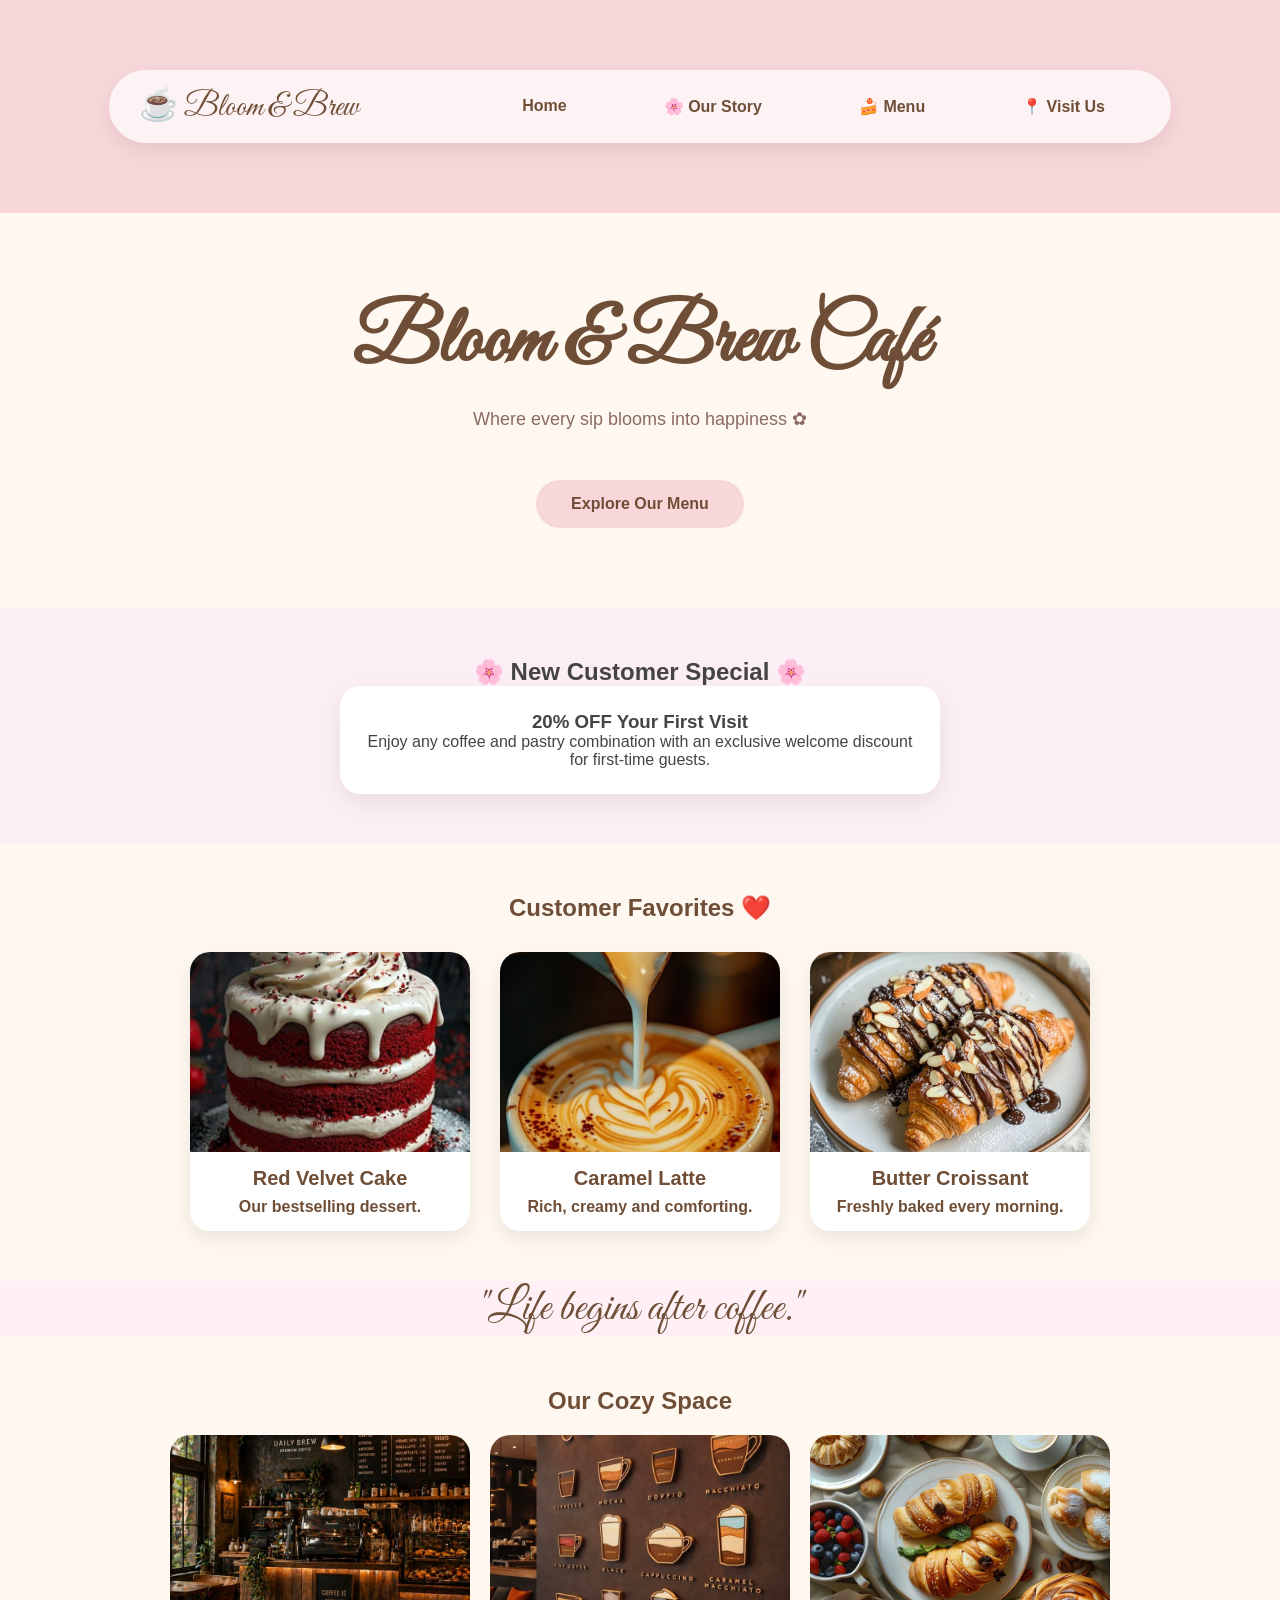
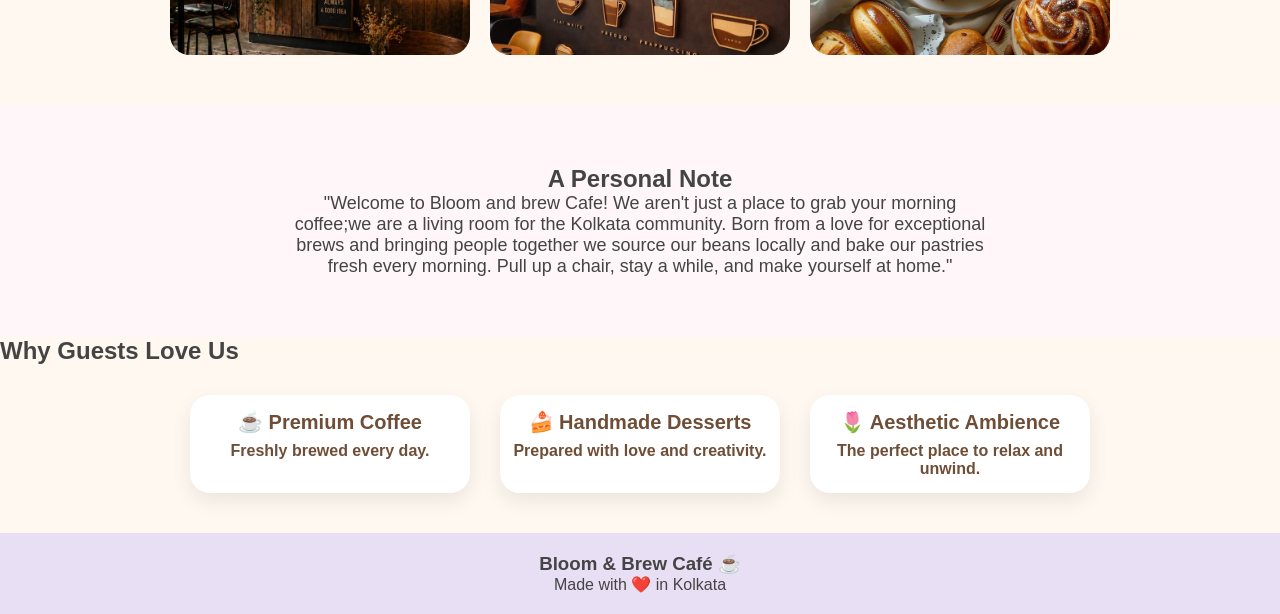
<file: index.html>
<!DOCTYPE html>

<html>

<head>
<title>Bloom & Brew Café</title>
<link rel="stylesheet" href="css/style.css">

<link href="https://fonts.googleapis.com/css2?family=Great+Vibes&family=Poppins:wght@300;400;600&display=swap" rel="stylesheet">
</head>

<body>

<header>

<nav class="navbar">

<div class="logo-small">
☕ Bloom & Brew
</div>

<ul class="nav-links">
<li><a href="index.html">Home</a></li>
<li><a href="about.html">🌸 Our Story</a></li>
<li><a href="menu.html">🍰 Menu</a></li>
<li><a href="contact.html">📍 Visit Us</a></li>
</ul>

</nav>

</header>

<section class="hero">

<h1 class="cafe-name">Bloom & Brew Café</h1>

<p class="tagline">
Where every sip blooms into happiness ✿
</p>

<a href="menu.html" class="hero-btn">Explore Our Menu</a>
</section>

<section class="offer-section">

<h2>🌸 New Customer Special 🌸</h2>

<div class="offer-card">
<h3>20% OFF Your First Visit</h3>
<p>
Enjoy any coffee and pastry combination with an exclusive
welcome discount for first-time guests.
</p>
</div>
</section>

<section class="section">

<h2>Customer Favorites ❤️</h2>

<div class="cards">

<div class="card">
<img src="images/redvelvet.jpg">
<h3>Red Velvet Cake</h3>
<p>Our bestselling dessert.</p>
</div>

<div class="card">
<img src="images/coffee.jpg">
<h3>Caramel Latte</h3>
<p>Rich, creamy and comforting.</p>
</div>

<div class="card">
<img src="images/Chocolate Almond Croissants.jpg">
<h3>Butter Croissant</h3>
<p>Freshly baked every morning.</p>
</div>

</div>

</section>
<section class="quote-section">

<p>
"Life begins after coffee."
</p>

</section>
<section class="section">

<h2>Our Cozy Space</h2>

<div class="gallery">

<img src="images/interior1.jpg" alt="Cafe Interior">

<img src="images/interir.jpg" alt="Coffee Corner">

<img src="images/all.jpg" alt="Dessert Display">

</div>

</section>

<section class="message-section">

<h2>A Personal Note</h2>

<p>
<!-- Write your personal message here -->
"Welcome to Bloom and brew Cafe! We aren't just a place to grab your morning coffee;we are a living room for the Kolkata community. Born from a love for exceptional brews and bringing people together we source our beans locally and bake our pastries fresh every morning. Pull up a chair, stay a while, and make yourself at home."
</p>

</section>

<section class="fun-section">

<h2>Why Guests Love Us</h2>

<div class="cards">

<div class="card">
<h3>☕ Premium Coffee</h3>
<p>Freshly brewed every day.</p>
</div>

<div class="card">
<h3>🍰 Handmade Desserts</h3>
<p>Prepared with love and creativity.</p>
</div>

<div class="card">
<h3>🌷 Aesthetic Ambience</h3>
<p>The perfect place to relax and unwind.</p>
</div>

</div>

</section>

<footer>

<h3>Bloom & Brew Café ☕</h3>
<p>
Made with ❤️ in Kolkata
</p>

</footer>

</body>
</html>
</file>
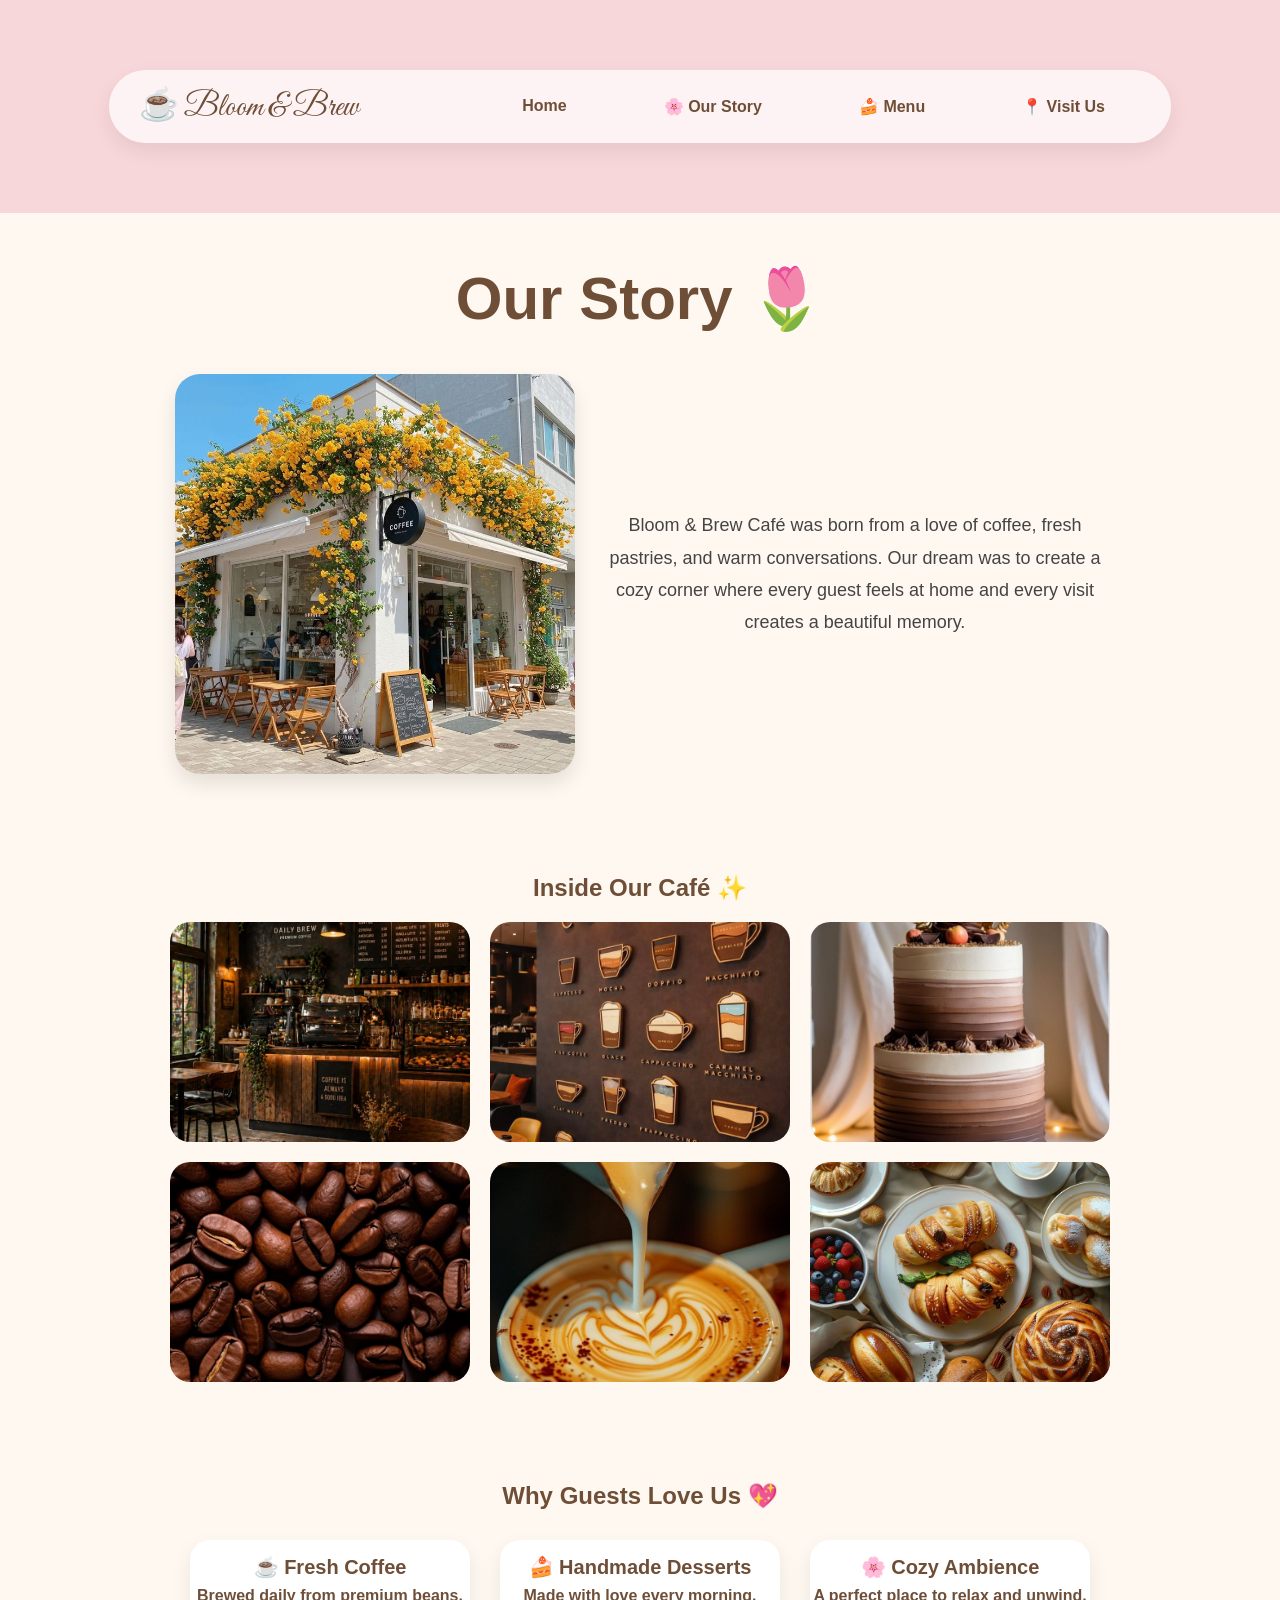
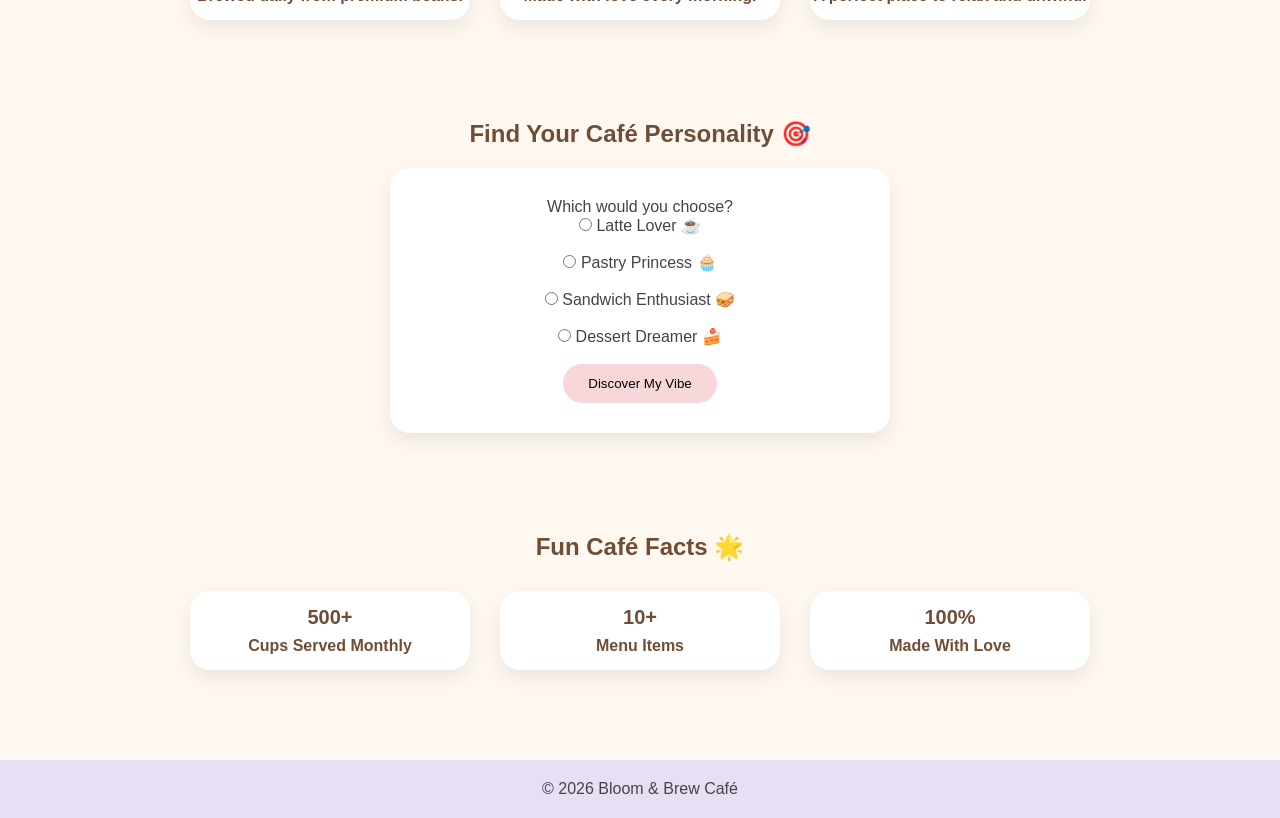
<file: about.html>
<!DOCTYPE html>

<html>

<head>
<title>Our Story</title>
<link rel="stylesheet" href="css/style.css">
</head>
<link href="https://fonts.googleapis.com/css2?family=Great+Vibes&family=Poppins:wght@300;400;600&display=swap" rel="stylesheet">
<body>

<header>

<nav class="navbar">

<div class="logo-small">
☕ Bloom & Brew
</div>

<ul class="nav-links">
<li><a href="index.html">Home</a></li>
<li><a href="about.html">🌸 Our Story</a></li>
<li><a href="menu.html">🍰 Menu</a></li>
<li><a href="contact.html">📍 Visit Us</a></li>
</ul>

</nav>

</header>

<section class="section">

<h1 class="about-title">Our Story 🌷</h1>

<div class="story-box">

<img src="images/download.jpg" alt="Cafe">

<div>

<p>
Bloom & Brew Café was born from a love of coffee,
fresh pastries, and warm conversations.

Our dream was to create a cozy corner where
every guest feels at home and every visit
creates a beautiful memory.

</p>

</div>

</div>

</section>

<section class="section">

<h2>Inside Our Café ✨</h2>

<div class="gallery">

<img src="images/interior1.jpg" alt="">
<img src="images/interir.jpg" alt="">
<img src="images/cake.jpg" alt="">
<img src="images/beans.jpg" alt="">
<img src="images/coffee.jpg" alt="">
<img src="images/all.jpg" alt="">

</div>

</section>

<section class="section">

<h2>Why Guests Love Us 💖</h2>

<div class="cards">

<div class="card">
<h3>☕ Fresh Coffee</h3>
<p>Brewed daily from premium beans.</p>
</div>

<div class="card">
<h3>🍰 Handmade Desserts</h3>
<p>Made with love every morning.</p>
</div>

<div class="card">
<h3>🌸 Cozy Ambience</h3>
<p>A perfect place to relax and unwind.</p>
</div>

</div>

</section>

<section class="section">

<h2>Find Your Café Personality 🎯</h2>

<div class="quiz-box">

<p>
Which would you choose?
</p>

<form>

<input type="radio" name="drink"> Latte Lover ☕<br><br>

<input type="radio" name="drink"> Pastry Princess 🧁<br><br>

<input type="radio" name="drink"> Sandwich Enthusiast 🥪<br><br>

<input type="radio" name="drink"> Dessert Dreamer 🍰<br><br>

<button type="button">
Discover My Vibe
</button>

</form>

</div>

</section>

<section class="section">

<h2>Fun Café Facts 🌟</h2>

<div class="cards">

<div class="card">
<h3>500+</h3>
<p>Cups Served Monthly</p>
</div>

<div class="card">
<h3>10+</h3>
<p>Menu Items</p>
</div>

<div class="card">
<h3>100%</h3>
<p>Made With Love</p>
</div>

</div>

</section>

<footer>
<p>© 2026 Bloom & Brew Café</p>
</footer>

</body>

</html>
</file>
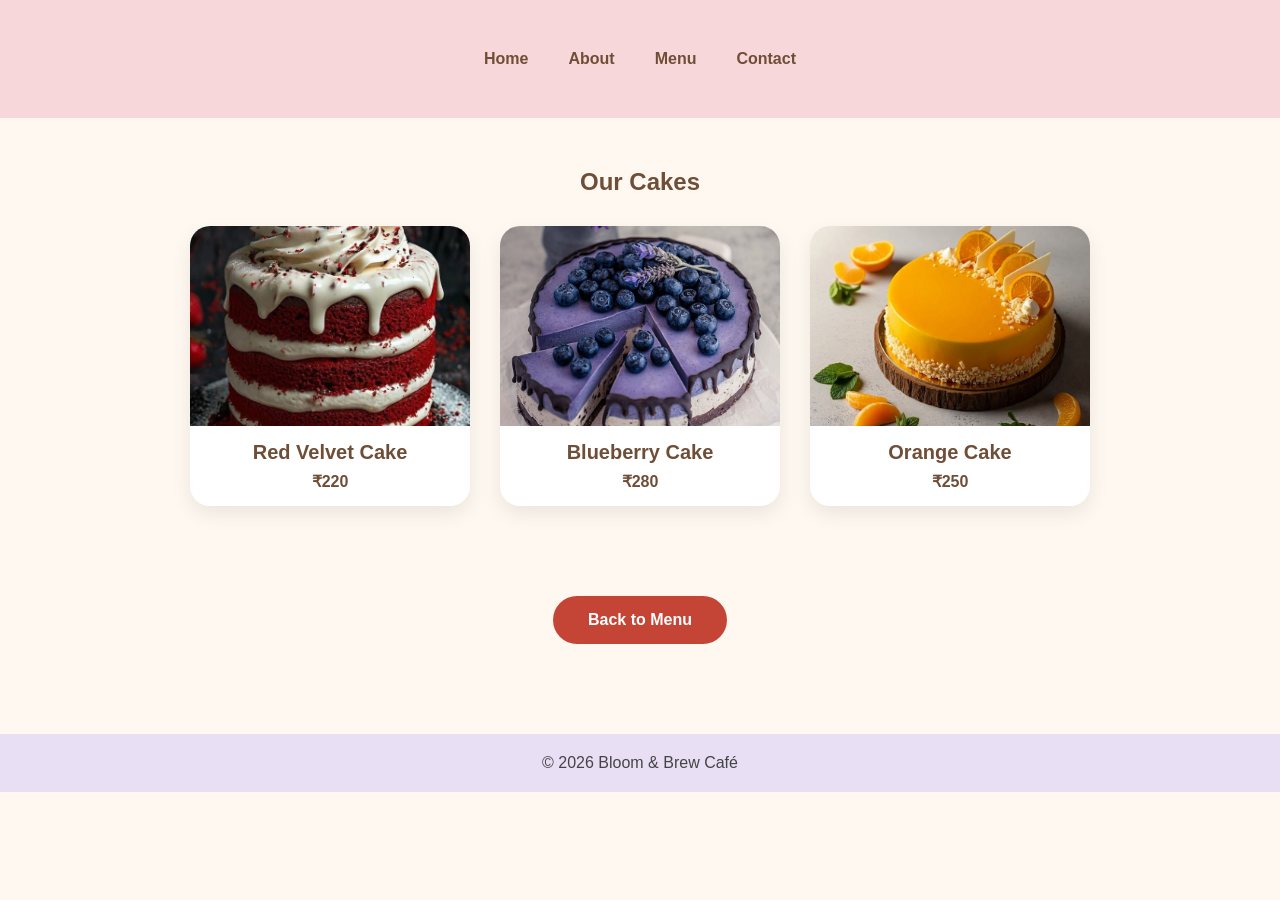
<file: cakes.html>
<!DOCTYPE html>

<html>

<head>
<title>Our Cakes</title>
<link rel="stylesheet" href="css/style.css">
</head>

<body>

<header>
<nav>
<ul>
<li><a href="index.html">Home</a></li>
<li><a href="about.html">About</a></li>
<li><a href="menu.html">Menu</a></li>
<li><a href="contact.html">Contact</a></li>
</ul>
</nav>
</header>

<section class="section">

<h2>Our Cakes</h2>

<div class="cards">

<div class="card">
<img src="images/redvelvet.jpg" alt="Red Velvet Cake">
<h3>Red Velvet Cake</h3>
<p>₹220</p>
</div>

<div class="card">
<img src="images/Blueberry cake.jpg" alt="Blueberry Cake">
<h3>Blueberry Cake</h3>
<p>₹280</p>
</div>

<div class="card">
<img src="images/Orange Mirror Glaze Mousse Cake 🍊✨.jpg" alt="Orange Cake">
<h3>Orange Cake</h3>
<p>₹250</p>
</div>
</div>
<br><br><br><br><br>
<div class="back-container">
    <a href="menu.html" class="back-button">Back to Menu</a>


</section>

<footer>
<p>© 2026 Bloom & Brew Café</p>
</footer>

</body>
</html>
</file>
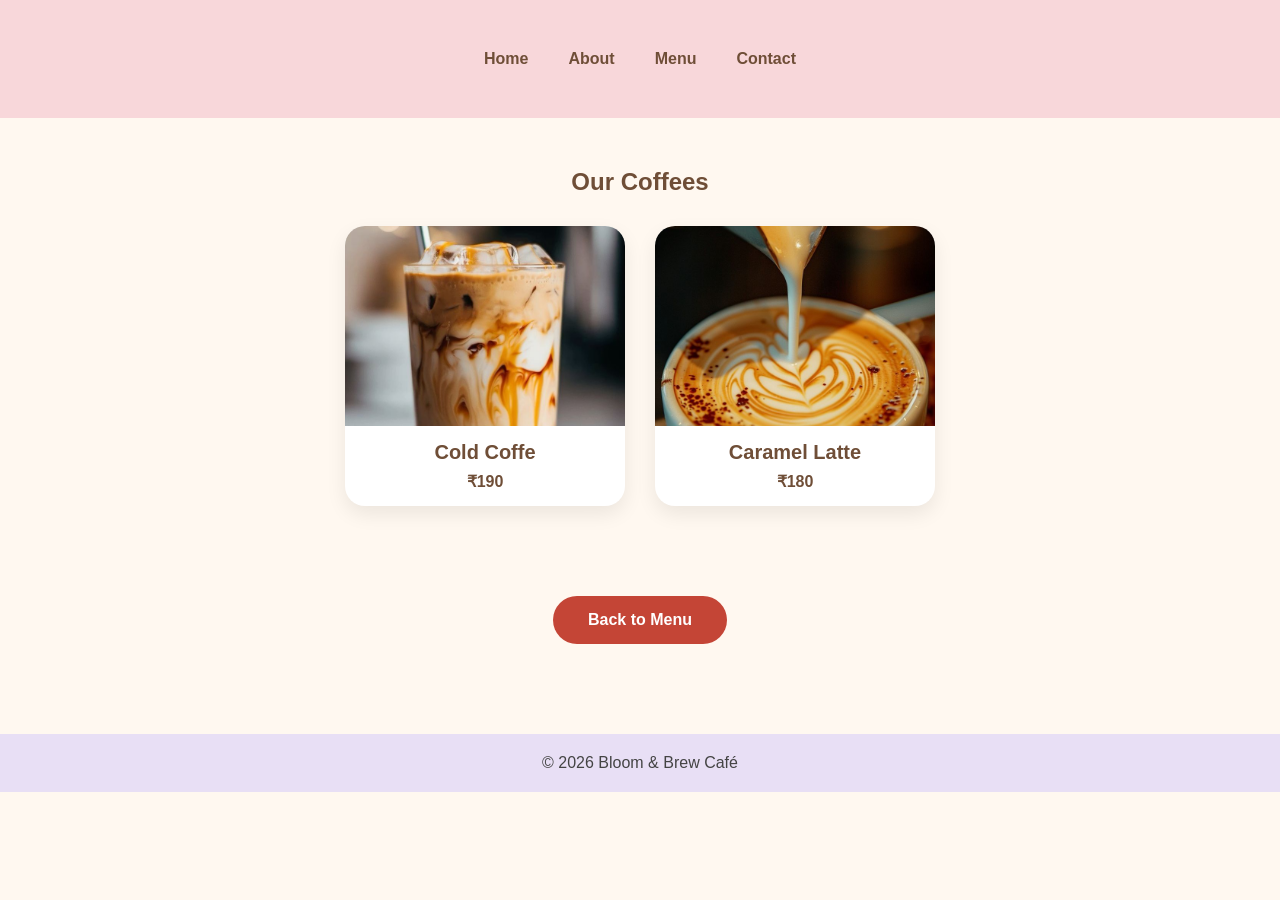
<file: coffees.html>
<!DOCTYPE html>

<html>

<head>
<title>Our Cakes</title>
<link rel="stylesheet" href="css/style.css">
</head>

<body>

<header>
<nav>
<ul>
<li><a href="index.html">Home</a></li>
<li><a href="about.html">About</a></li>
<li><a href="menu.html">Menu</a></li>
<li><a href="contact.html">Contact</a></li>
</ul>
</nav>
</header>
<section class="section">

<h2>Our Coffees</h2>
<link rel="stylesheet" href="css/style.css">
<div class="cards">

<div class="card">
<img src="images/coldcoffee.jpg">
<h3>Cold Coffe </h3>
<p>₹190</p>
</div>

<div class="card">
<img src="images/coffee.jpg">
<h3>Caramel Latte</h3>
<p>₹180</p>
</div>
</div>
<br><br><br><br><br>
<div class="back-container">
    <a href="menu.html" class="back-button">Back to Menu</a>
</section>

<footer>
<p>© 2026 Bloom & Brew Café</p>
</footer>

</body>
</html>
</file>
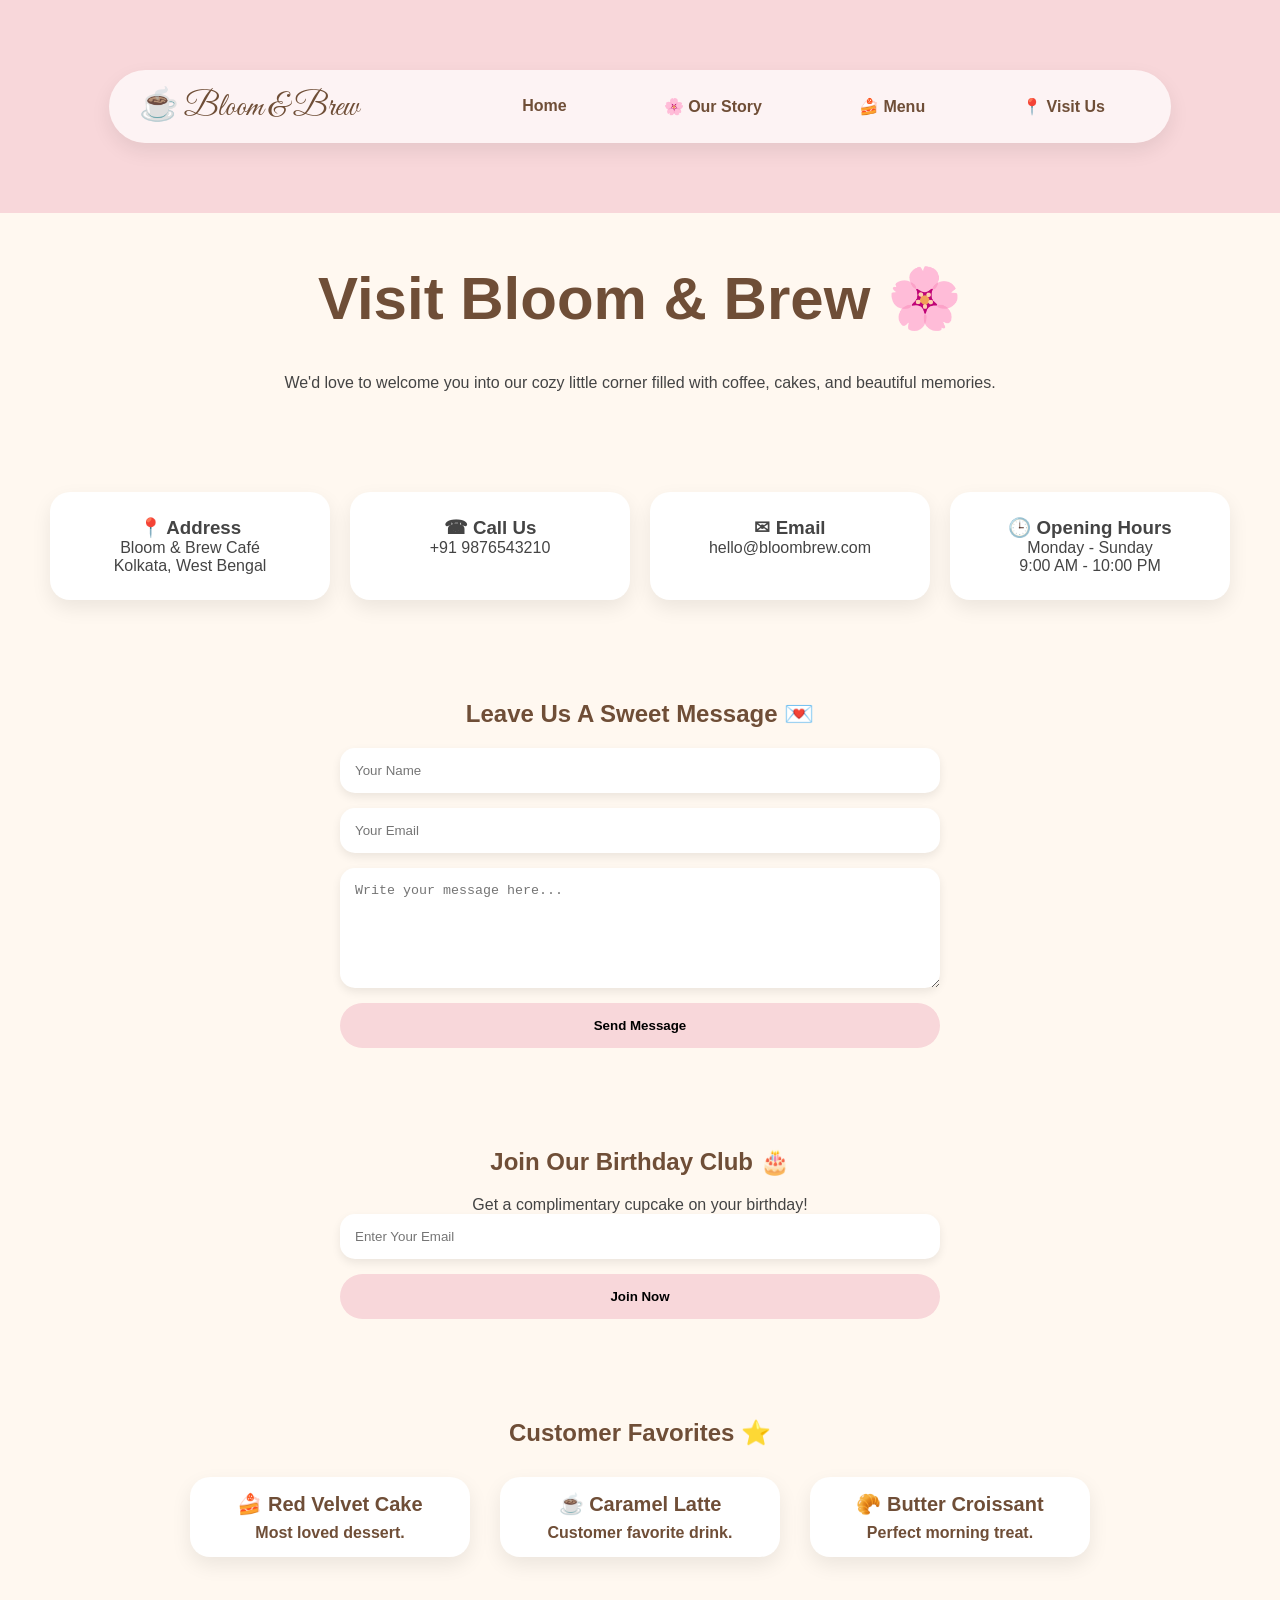
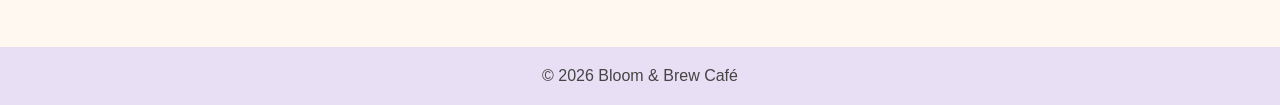
<file: contact.html>
<!DOCTYPE html>

<html>

<head>
<title>Visit Bloom & Brew</title>
<link rel="stylesheet" href="css/style.css">
</head>
<link href="https://fonts.googleapis.com/css2?family=Great+Vibes&family=Poppins:wght@300;400;600&display=swap" rel="stylesheet">
<body>

<header>

<nav class="navbar">

<div class="logo-small">
☕ Bloom & Brew
</div>

<ul class="nav-links">
<li><a href="index.html">Home</a></li>
<li><a href="about.html">🌸 Our Story</a></li>
<li><a href="menu.html">🍰 Menu</a></li>
<li><a href="contact.html">📍 Visit Us</a></li>
</ul>

</nav>

</header>

<section class="section">

<h1 class="about-title">Visit Bloom & Brew 🌸</h1>


<p>
We'd love to welcome you into our cozy little corner
filled with coffee, cakes, and beautiful memories.
</p>

</section>

<section class="section">

<div class="contact-grid">

<div class="contact-card">
<h3>📍 Address</h3>
<p>Bloom & Brew Café<br>Kolkata, West Bengal</p>
</div>

<div class="contact-card">
<h3>☎ Call Us</h3>
<p>+91 9876543210</p>
</div>

<div class="contact-card">
<h3>✉ Email</h3>
<p>hello@bloombrew.com</p>
</div>

<div class="contact-card">
<h3>🕒 Opening Hours</h3>
<p>Monday - Sunday<br>9:00 AM - 10:00 PM</p>
</div>

</div>

</section>

<section class="section">

<h2>Leave Us A Sweet Message 💌</h2>

<div class="message-form">

<input type="text" placeholder="Your Name">

<input type="email" placeholder="Your Email">

<textarea placeholder="Write your message here..."></textarea>

<button>Send Message</button>

</div>

</section>

<section class="section">

<h2>Join Our Birthday Club 🎂</h2>

<p>
Get a complimentary cupcake on your birthday!
</p>

<div class="message-form">

<input type="email" placeholder="Enter Your Email">

<button>Join Now</button>

</div>

</section>

<section class="section">

<h2>Customer Favorites ⭐</h2>

<div class="cards">

<div class="card">
<h3>🍰 Red Velvet Cake</h3>
<p>Most loved dessert.</p>
</div>

<div class="card">
<h3>☕ Caramel Latte</h3>
<p>Customer favorite drink.</p>
</div>

<div class="card">
<h3>🥐 Butter Croissant</h3>
<p>Perfect morning treat.</p>
</div>

</div>

</section>

<footer>
<p>© 2026 Bloom & Brew Café</p>
</footer>

</body>

</html>
</file>
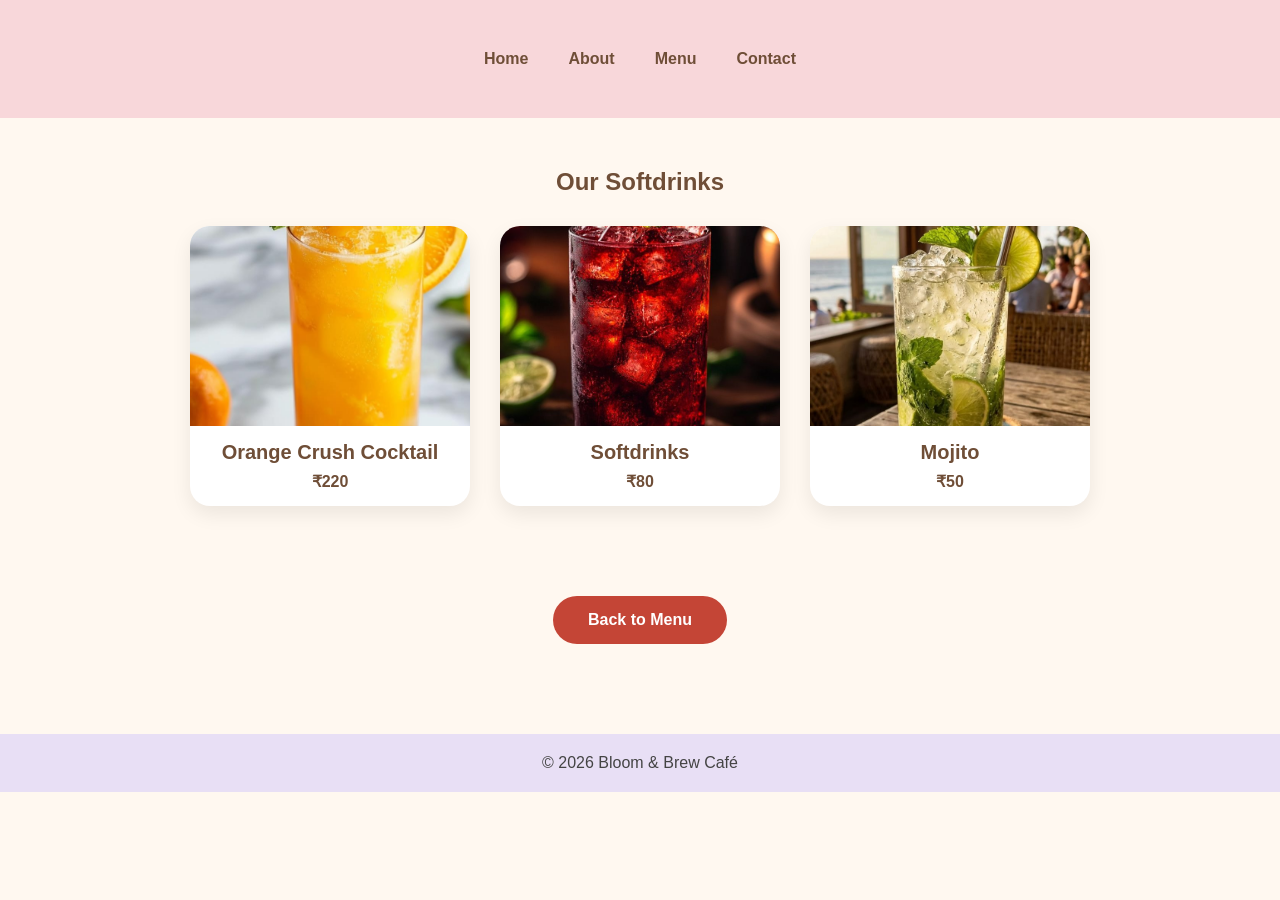
<file: drinks.html>
<!DOCTYPE html>

<html>

<head>
<title>Our Cakes</title>
<link rel="stylesheet" href="css/style.css">
</head>

<body>

<header>
<nav>
<ul>
<li><a href="index.html">Home</a></li>
<li><a href="about.html">About</a></li>
<li><a href="menu.html">Menu</a></li>
<li><a href="contact.html">Contact</a></li>
</ul>
</nav>
</header>
<section class="section">

<h2>Our Softdrinks</h2>
<link rel="stylesheet" href="css/style.css">
<div class="cards">

<div class="card">
<img src="images/Orange Crush Cocktail.jpg">
<h3>Orange Crush Cocktail</h3>
<p>₹220</p>
</div>

<div class="card">
<img src="images/softdrinks.jpg">
<h3>Softdrinks</h3>
<p>₹80</p>
</div>

<div class="card">
<img src="images/Virgin mojito_.jpg">
<h3>Mojito</h3>
<p>₹50</p>
</div>
</div>
<br><br><br><br><br>
<div class="back-container">
    <a href="menu.html" class="back-button">Back to Menu</a>
</section>

<footer>
<p>© 2026 Bloom & Brew Café</p>
</footer>

</body>
</html>
</file>
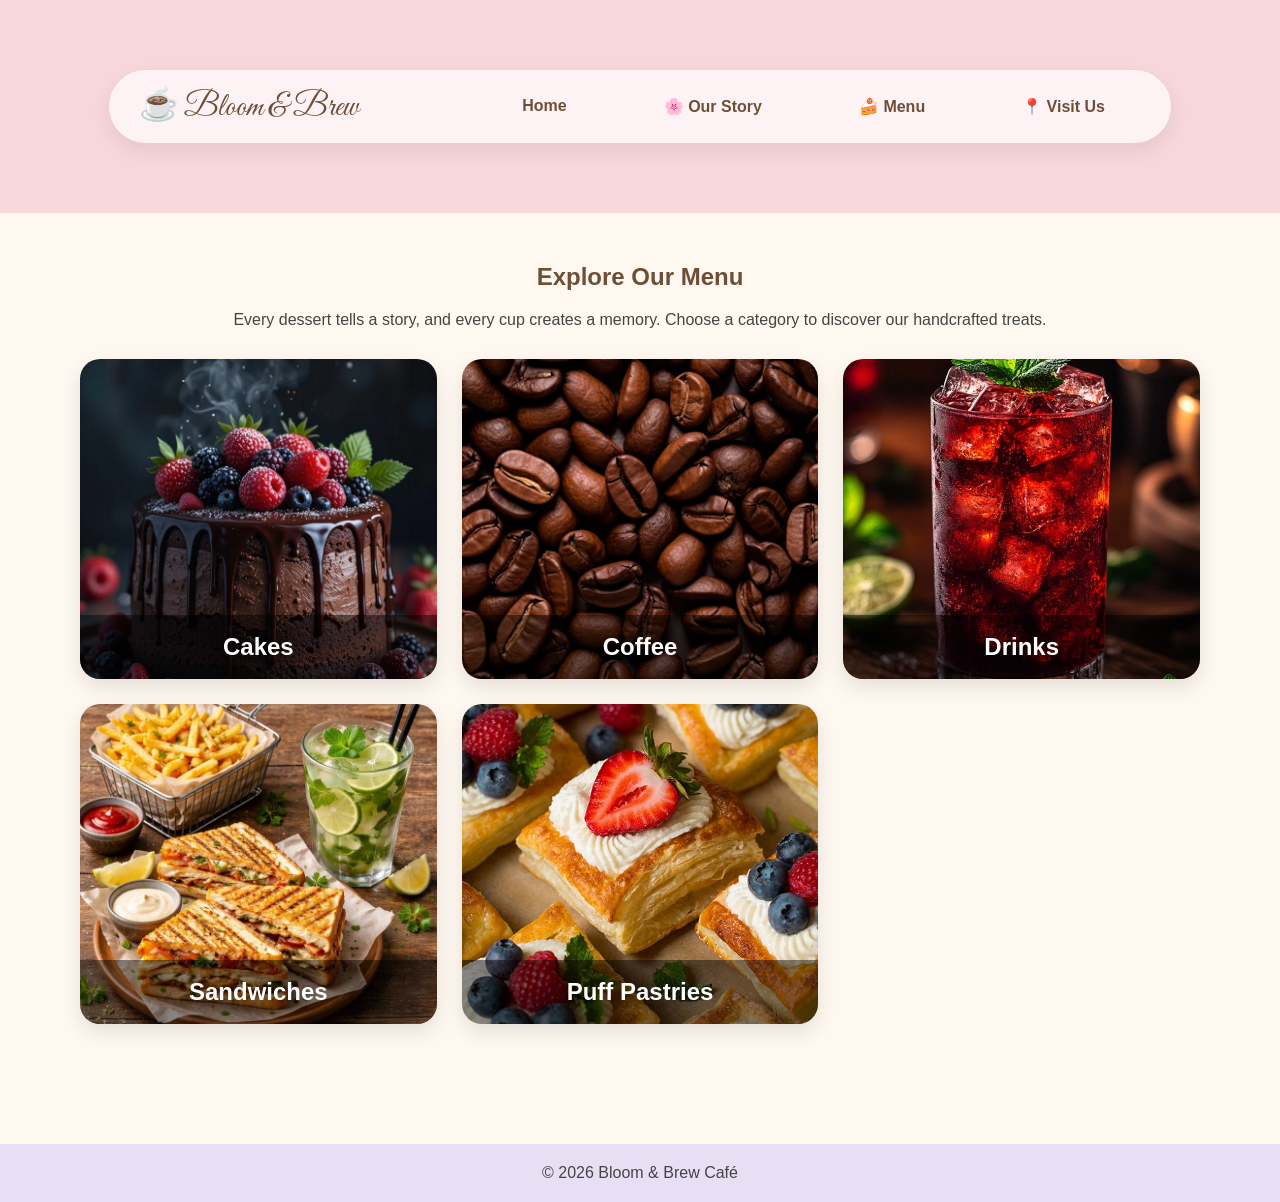
<file: menu.html>
<!DOCTYPE html>

<html>

<head>
<title>Our Story</title>
<link rel="stylesheet" href="css/style.css">
</head>

<link href="https://fonts.googleapis.com/css2?family=Great+Vibes&family=Poppins:wght@300;400;600&display=swap" rel="stylesheet">
<body>

<header>

<nav class="navbar">

<div class="logo-small">
☕ Bloom & Brew
</div>

<ul class="nav-links">
<li><a href="index.html">Home</a></li>
<li><a href="about.html">🌸 Our Story</a></li>
<li><a href="menu.html">🍰 Menu</a></li>
<li><a href="contact.html">📍 Visit Us</a></li>
</ul>

</nav>

</header>

<section class="section">

<h2>Explore Our Menu</h2>

<p>
Every dessert tells a story, and every cup creates a memory.
Choose a category to discover our handcrafted treats.
</p>

<div class="menu-grid">

<a href="cakes.html" class="menu-card">
<img src="images/chococake.jpg" alt="Cakes">
<div class="overlay">
<h3>Cakes</h3>
</div>
</a>

<a href="coffees.html" class="menu-card">
<img src="images/beans.jpg" alt="Coffee">
<div class="overlay">
<h3>Coffee</h3>
</div>
</a>

<a href="drinks.html" class="menu-card">
<img src="images/softdrinks.jpg" alt="Drinks">
<div class="overlay">
<h3>Drinks</h3>
</div>
</a>

<a href="sandwiches.html" class="menu-card">
<img src="images/sandwich.jpg" alt="Sandwiches">
<div class="overlay">
<h3>Sandwiches</h3>
</div>
</a>

<a href="puffs.html" class="menu-card">
<img src="images/Puff Pastry.jpg" alt="Puff Pastries">
<div class="overlay">
<h3>Puff Pastries</h3>
</div>
</a>

</div>

</section>

<footer>
<p>© 2026 Bloom & Brew Café</p>
</footer>

</body>
</html>
</file>
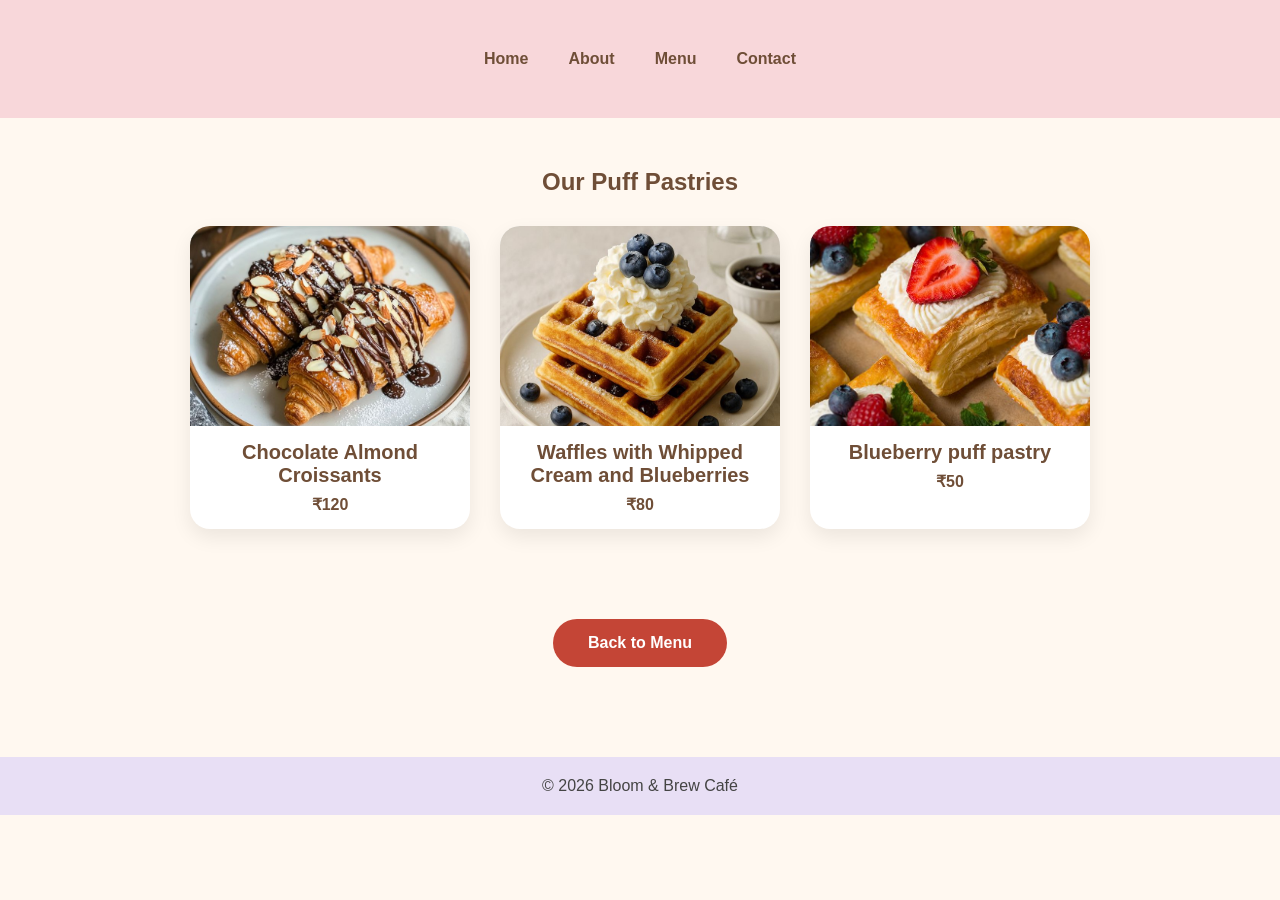
<file: puffs.html>
<!DOCTYPE html>

<html>

<head>
<title>Our Cakes</title>
<link rel="stylesheet" href="css/style.css">
</head>

<body>

<header>
<nav>
<ul>
<li><a href="index.html">Home</a></li>
<li><a href="about.html">About</a></li>
<li><a href="menu.html">Menu</a></li>
<li><a href="contact.html">Contact</a></li>
</ul>
</nav>
</header>
<section class="section">

<h2>Our Puff Pastries</h2>
<link rel="stylesheet" href="css/style.css">
<div class="cards">

<div class="card">
<img src="images/Chocolate Almond Croissants.jpg">
<h3>Chocolate Almond Croissants</h3>
<p>₹120</p>
</div>

<div class="card">
<img src="images/Waffles with Whipped Cream and Blueberries.jpg">
<h3>Waffles with Whipped Cream and Blueberries</h3>
<p>₹80</p>
</div>

<div class="card">
<img src="images/Puff Pastry.jpg">
<h3>Blueberry puff pastry</h3>
<p>₹50</p>
</div>
</div>
<br><br><br><br><br>
<div class="back-container">
    <a href="menu.html" class="back-button">Back to Menu</a>
</section>

<footer>
<p>© 2026 Bloom & Brew Café</p>
</footer>

</body>
</html>
</file>
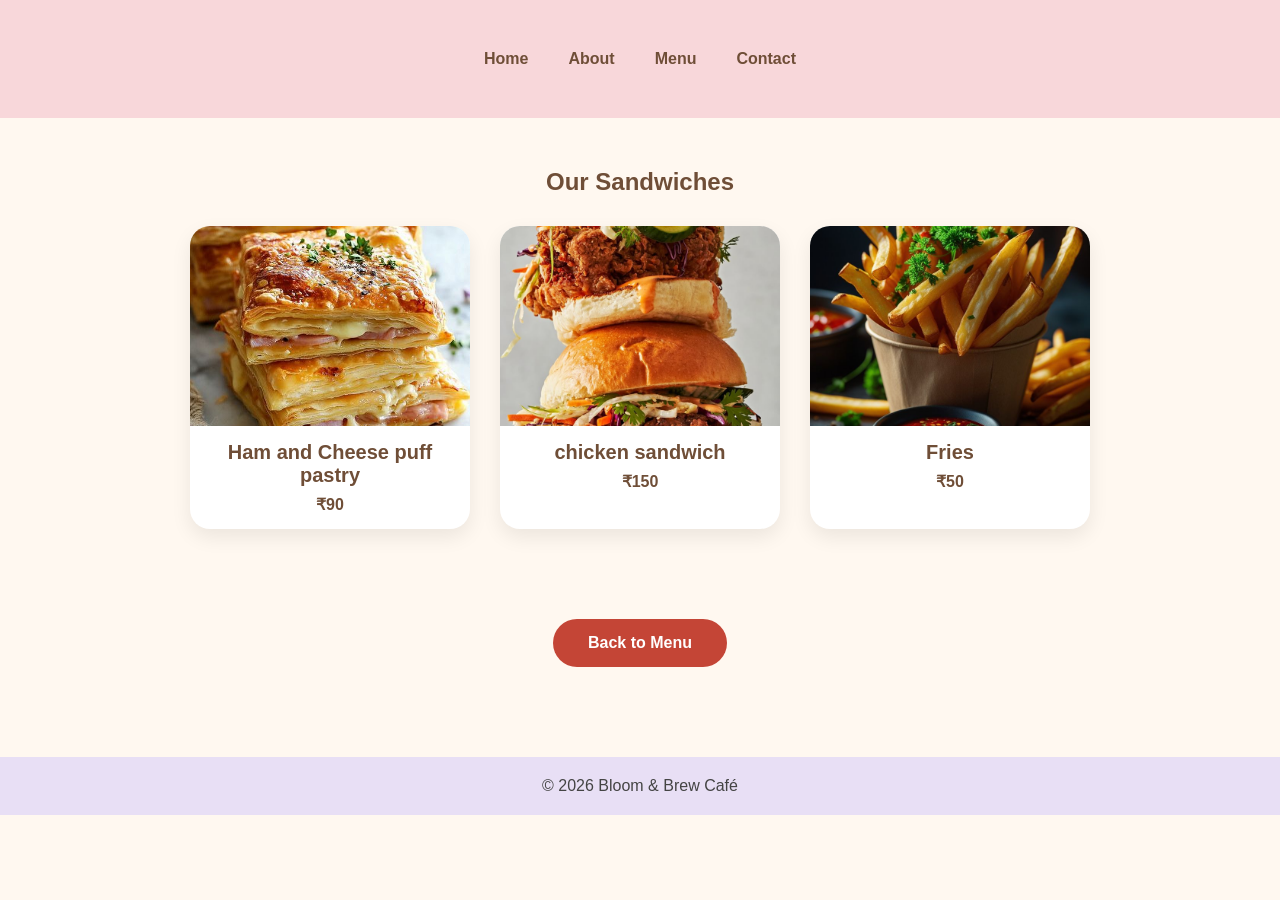
<file: sandwiches.html>
<!DOCTYPE html>

<html>

<head>
<title>Our Cakes</title>
<link rel="stylesheet" href="css/style.css">
</head>

<body>

<header>
<nav>
<ul>
<li><a href="index.html">Home</a></li>
<li><a href="about.html">About</a></li>
<li><a href="menu.html">Menu</a></li>
<li><a href="contact.html">Contact</a></li>
</ul>
</nav>
</header>
<section class="section">

<h2>Our Sandwiches</h2>
<link rel="stylesheet" href="css/style.css">
<div class="cards">


<div class="card">
<img src="images/Ham and Cheese Puff Pastry .jpg">
<h3>Ham and Cheese puff pastry</h3>
<p>₹90</p>
</div>

<div class="card">
<img src="images/This Thai Fried Chicken Sandwich Is A Little Spicy And Extra Crispy.jpg">
<h3>chicken sandwich</h3>
<p>₹150</p>
</div>

<div class="card">
<img src="images/fries.jpg">
<h3>Fries</h3>
<p>₹50</p>
</div>
</div>
<br><br><br><br><br>
<div class="back-container">
    <a href="menu.html" class="back-button">Back to Menu</a>
</div>

</section>

<footer>
<p>© 2026 Bloom & Brew Café</p>
</footer>

</body>
</html>
</file>
<file: css/style.css>
*{
    margin:0;
    padding:0;
    box-sizing:border-box;
}

body{
    font-family:Arial, sans-serif;
    background:#FFF8F0;
    color:#444;
}

header{
    background:#F8D7DA;
    padding:50px;
}

nav{
    display:flex;
    justify-content:center;
}

nav ul{
    list-style:none;
    display:flex;
}

nav ul li{
    margin:0 20px;
}

nav ul li a{
    text-decoration:none;
    color:#6F4E37;
    font-weight:bold;
}

.hero{
    text-align:center;
    padding:80px 20px;
}

.hero h1{
    font-size:5rem;
    color:#6F4E37;
}

.hero p{
    margin-top:15px;
    font-size:18px;
}

.hero img{
    width:40%;
}
.hero-btn{
    display:inline-block;
    margin-top:25px;
    padding:15px 35px;
    background:#F8D7DA;
    color:#6F4E37;
    text-decoration:none;
    border-radius:30px;
    font-weight:bold;
    transition:0.3s;
}

.hero-btn:hover{
    transform:translateY(-3px);
    background:#f3c5cb;
}
.section{
    padding:50px;
    text-align:center;
}

.section h2{
    color:#6F4E37;
    margin-bottom:20px;
}

.cards{
    display:flex;
    justify-content:center;
    flex-wrap:wrap;
    gap:30px;
    margin-top:30px;
}

.card{
    width:280px;
    background:white;
    border-radius:20px;
    overflow:hidden;
    box-shadow:0 8px 20px rgba(0,0,0,0.08);
    transition:0.3s ease;
    text-align:center;
}

.card:hover{
    transform:translateY(-5px);
}

.card img{
    width:100%;
    height:200px;
    object-fit:cover;
    display:block;
}

.card h3{
    padding:15px 10px 8px;
    font-size:20px;
    color:#6F4E37;
}

.card p{
    padding-bottom:15px;
    font-weight:bold;
    color:#6F4E37;
}

footer{
    background:#E8DFF5;
    text-align:center;
    padding:20px;
    margin-top:40px;
}

.contact-box{
    width:70%;
    margin:auto;
    background:white;
    padding:30px;
    border-radius:15px;
}

.contact-box p{
    margin:15px 0;
}
.menu-grid{
    display:grid;
    grid-template-columns:repeat(auto-fit,minmax(280px,1fr));
    gap:25px;
    padding:30px;
}

.menu-card{
    position:relative;
    overflow:hidden;
    border-radius:20px;
    text-decoration:none;
    box-shadow:0 8px 20px rgba(0,0,0,0.1);
    transition:0.3s;
}

.menu-card:hover{
    transform:translateY(-8px);
}

.menu-card img{
    width:100%;
    height:320px;
    object-fit:cover;
    display:block;
    transition:0.5s;
}

.menu-card:hover img{
    transform:scale(1.08);
}

.overlay{
    position:absolute;
    bottom:0;
    left:0;
    width:100%;
    background:rgba(0,0,0,0.45);
    color:white;
    text-align:center;
    padding:18px;
}

.overlay h3{
    margin:0;
    font-size:24px;
}
.cafe-name{
font-family:'Great Vibes', cursive;
font-size:90px;
color:#6F4E37;
margin-bottom:15px;
animation:fadeIn 2s ease;
}

.tagline{
font-size:22px;
margin-bottom:25px;
color:#8B6B61;
}

.hero img{
width:85%;
max-width:900px;
border-radius:25px;
box-shadow:0 10px 25px rgba(0,0,0,0.15);
animation:floatImage 4s ease-in-out infinite;
}

.offer-section{
padding:50px;
text-align:center;
background:#FCEEF5;
}

.offer-card{
max-width:600px;
margin:auto;
background:white;
padding:25px;
border-radius:20px;
box-shadow:0 8px 20px rgba(0,0,0,0.08);
}

.gallery{
display:flex;
justify-content:center;
flex-wrap:wrap;
gap:20px;
}

.gallery img{
width:300px;
height:220px;
object-fit:cover;
border-radius:20px;
transition:0.4s;
}

.gallery img:hover{
transform:scale(1.05);
}

.message-section{
background:#FFF6FA;
padding:60px;
text-align:center;
}

.message-section p{
max-width:700px;
margin:auto;
font-size:18px;
}

@keyframes fadeIn{
from{
opacity:0;
transform:translateY(-20px);
}
to{
opacity:1;
transform:translateY(0);
}
}

@keyframes floatImage{
0%{
transform:translateY(0px);
}
50%{
transform:translateY(-10px);
}
100%{
transform:translateY(0px);
}
}
.navbar{
width:90%;
margin:20px auto;
padding:15px 30px;
display:flex;
justify-content:space-between;
align-items:center;
background:rgba(255,255,255,0.7);
backdrop-filter:blur(10px);
border-radius:50px;
box-shadow:0 8px 20px rgba(0,0,0,0.08);
}

.logo-small{
font-family:'Great Vibes', cursive;
font-size:32px;
color:#6F4E37;
}

.nav-links{
display:flex;
list-style:none;
gap:25px;
}

.nav-links a{
text-decoration:none;
color:#6F4E37;
font-weight:600;
transition:0.3s;
padding:8px 16px;
border-radius:20px;
}

.nav-links a:hover{
background:#F8D7DA;
transform:translateY(-2px);
}
.about-title{
font-size:60px;
color:#6F4E37;
margin-bottom:40px;
}

.story-box{
display:flex;
flex-wrap:wrap;
justify-content:center;
align-items:center;
gap:30px;
}

.story-box img{
width:400px;
border-radius:25px;
box-shadow:0 10px 20px rgba(0,0,0,0.1);
}

.story-box p{
max-width:500px;
font-size:18px;
line-height:1.8;
}

.quiz-box{
max-width:500px;
margin:auto;
background:white;
padding:30px;
border-radius:20px;
box-shadow:0 8px 20px rgba(0,0,0,0.08);
}

.quiz-box button{
background:#F8D7DA;
border:none;
padding:12px 25px;
border-radius:25px;
cursor:pointer;
}

.quiz-box button:hover
.visit-image{
width:80%;
max-width:700px;
border-radius:25px;
margin-top:20px;
box-shadow:0 10px 20px rgba(0,0,0,0.1);
}

.contact-grid{
display:grid;
grid-template-columns:repeat(auto-fit,minmax(250px,1fr));
gap:20px;
}

.contact-card{
background:white;
padding:25px;
border-radius:20px;
box-shadow:0 8px 20px rgba(0,0,0,0.08);
}

.message-form{
max-width:600px;
margin:auto;
display:flex;
flex-direction:column;
gap:15px;
}

.message-form input,
.message-form textarea{
padding:15px;
border:none;
border-radius:15px;
background:white;
box-shadow:0 4px 10px rgba(0,0,0,0.08);
}

.message-form textarea{
height:120px;
}

.message-form button{
background:#F8D7DA;
border:none;
padding:15px;
border-radius:25px;
cursor:pointer;
font-weight:bold;
}

.message-form button:hover
.back-container{
    width:100%;
    text-align:center;
    margin-top:100px;
}

.back-button{
    display:inline-block;
    background:#c44536;
    border-radius:30px;
    color:white;
    padding:15px 35px;
    text-decoration:none;
    
    font-weight:bold;
}
.quote-section{
    text-align:center;
    background:#FFF0F5;
}

.quote-section p{
    font-family:'Great Vibes', cursive;
    font-size:45px;
    color:#6F4E37;
}
</file>
